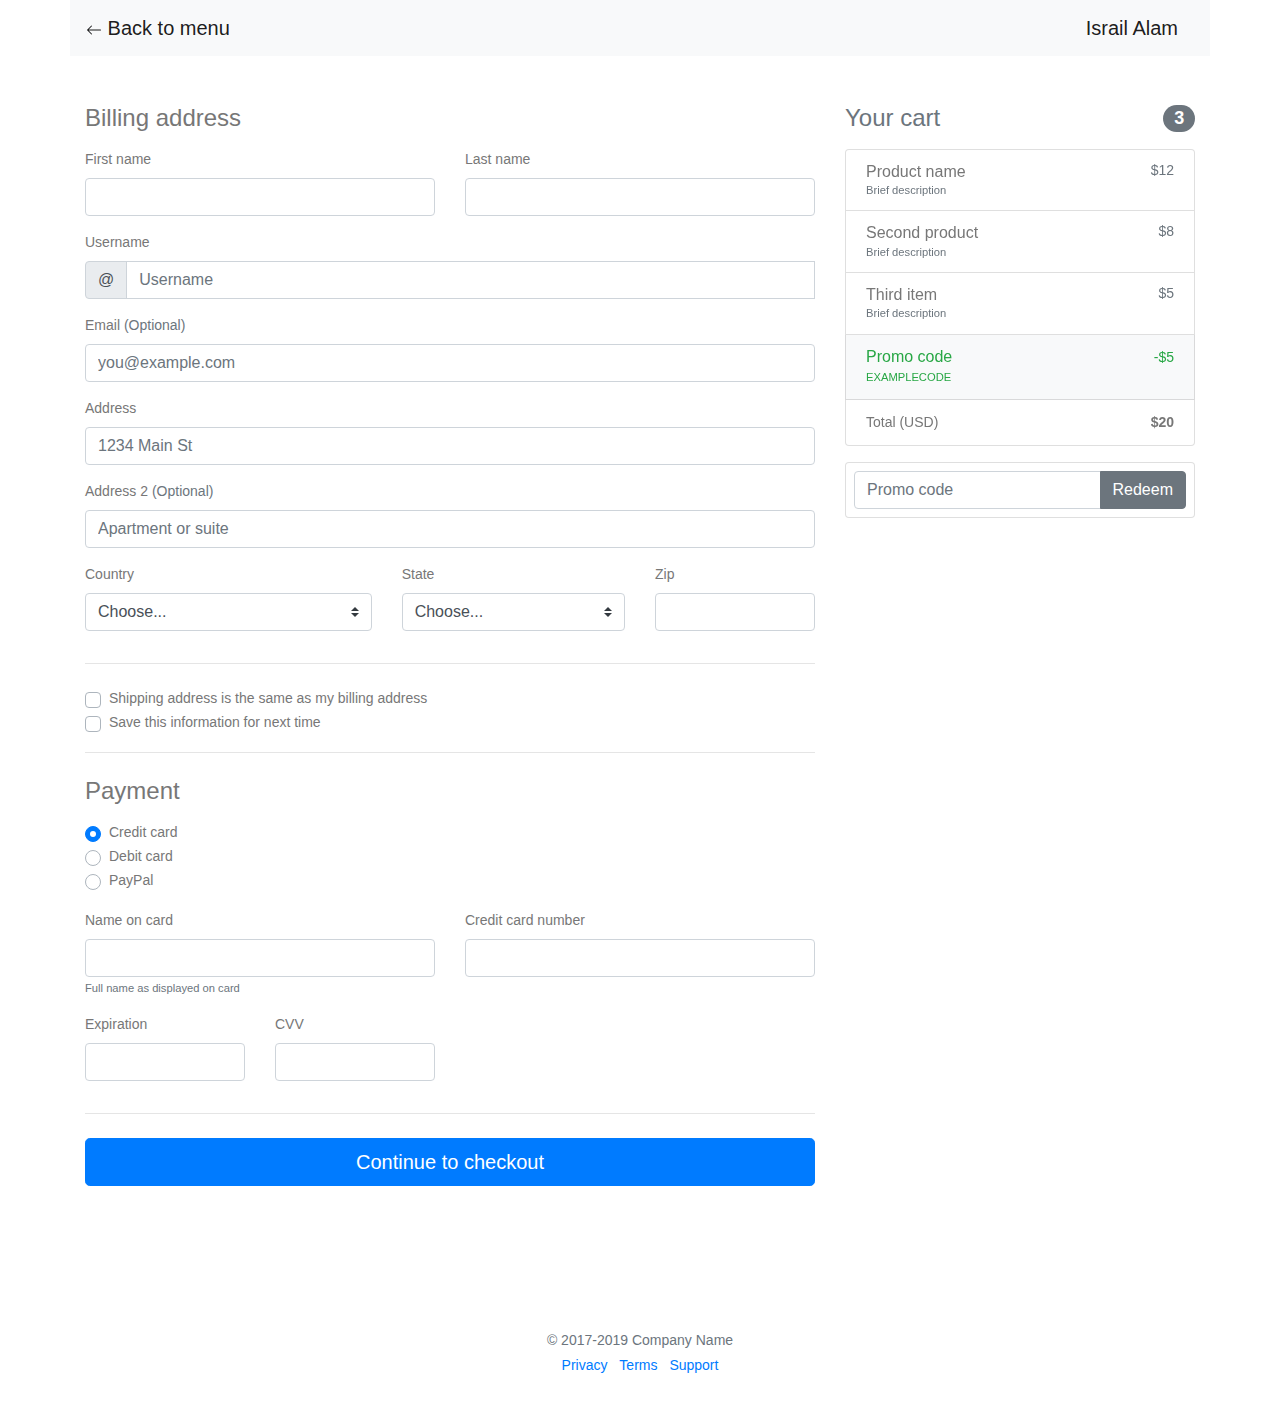
<file: checkout.html>
<!DOCTYPE html>
<html lang="en">

<head>
    <meta charset="UTF-8">
    <meta http-equiv="X-UA-Compatible" content="IE=edge">
    <meta name="viewport" content="width=device-width, initial-scale=1.0">
    <link rel="preconnect" href="https://fonts.googleapis.com">
    <link rel="preconnect" href="https://fonts.gstatic.com" crossorigin>
    <link href="https://fonts.googleapis.com/css2?family=Playball&display=swap" rel="stylesheet">
    <link rel="stylesheet" href="plugins/bootstrap-4.6.0-dist/css/bootstrap.min.css">
    <link rel="stylesheet" href="plugins/slick-1.8.1/slick/slick.css">
    <link rel="stylesheet" href="plugins/slick-1.8.1/slick/slick-theme.css">
    <link rel="stylesheet" href="css/checkout.css?v=<?php echo time(); ?>">
    <title>Checkout</title>
</head>

<body>
    <!-- navbar -->
    <nav class="navbar navbar-light bg-light justify-content-between container">
        <a href="index.php" class="navbar-brand"><svg xmlns="http://www.w3.org/2000/svg" width="16" height="16"
                fill="currentColor" class="bi bi-arrow-left" viewBox="0 0 16 16">
                <path fill-rule="evenodd"
                    d="M15 8a.5.5 0 0 0-.5-.5H2.707l3.147-3.146a.5.5 0 1 0-.708-.708l-4 4a.5.5 0 0 0 0 .708l4 4a.5.5 0 0 0 .708-.708L2.707 8.5H14.5A.5.5 0 0 0 15 8z" />
            </svg> Back to menu</a>
        <form class="form-inline">
            <a class="navbar-brand">Israil Alam</a>

        </form>
    </nav>
    <!-- navbar ends -->

    <div class="container checkout">

        <div class="row py-5">
            <div class="col-md-4 order-md-2 mb-4">
                <h4 class="d-flex justify-content-between align-items-center mb-3">
                    <span class="text-muted">Your cart</span>
                    <span class="badge badge-secondary badge-pill">3</span>
                </h4>
                <ul class="list-group mb-3 sticky-top">
                    <li class="list-group-item d-flex justify-content-between lh-condensed">
                        <div>
                            <h6 class="my-0">Product name</h6>
                            <small class="text-muted">Brief description</small>
                        </div>
                        <span class="text-muted">$12</span>
                    </li>
                    <li class="list-group-item d-flex justify-content-between lh-condensed">
                        <div>
                            <h6 class="my-0">Second product</h6>
                            <small class="text-muted">Brief description</small>
                        </div>
                        <span class="text-muted">$8</span>
                    </li>
                    <li class="list-group-item d-flex justify-content-between lh-condensed">
                        <div>
                            <h6 class="my-0">Third item</h6>
                            <small class="text-muted">Brief description</small>
                        </div>
                        <span class="text-muted">$5</span>
                    </li>
                    <li class="list-group-item d-flex justify-content-between bg-light">
                        <div class="text-success">
                            <h6 class="my-0">Promo code</h6>
                            <small>EXAMPLECODE</small>
                        </div>
                        <span class="text-success">-$5</span>
                    </li>
                    <li class="list-group-item d-flex justify-content-between">
                        <span>Total (USD)</span>
                        <strong>$20</strong>
                    </li>
                </ul>
                <form class="card p-2">
                    <div class="input-group">
                        <input type="text" class="form-control" placeholder="Promo code">
                        <div class="input-group-append">
                            <button type="submit" class="btn btn-secondary">Redeem</button>
                        </div>
                    </div>
                </form>
            </div>
            <div class="col-md-8 order-md-1">
                <h4 class="mb-3">Billing address</h4>
                <form class="needs-validation" novalidate="">
                    <div class="row">
                        <div class="col-md-6 mb-3">
                            <label for="firstName">First name</label>
                            <input type="text" class="form-control" id="firstName" placeholder="" value="" required="">
                            <div class="invalid-feedback"> Valid first name is required. </div>
                        </div>
                        <div class="col-md-6 mb-3">
                            <label for="lastName">Last name</label>
                            <input type="text" class="form-control" id="lastName" placeholder="" value="" required="">
                            <div class="invalid-feedback"> Valid last name is required. </div>
                        </div>
                    </div>
                    <div class="mb-3">
                        <label for="username">Username</label>
                        <div class="input-group">
                            <div class="input-group-prepend">
                                <span class="input-group-text">@</span>
                            </div>
                            <input type="text" class="form-control" id="username" placeholder="Username" required="">
                            <div class="invalid-feedback" style="width: 100%;"> Your username is required. </div>
                        </div>
                    </div>
                    <div class="mb-3">
                        <label for="email">Email <span class="text-muted">(Optional)</span></label>
                        <input type="email" class="form-control" id="email" placeholder="you@example.com">
                        <div class="invalid-feedback"> Please enter a valid email address for shipping updates. </div>
                    </div>
                    <div class="mb-3">
                        <label for="address">Address</label>
                        <input type="text" class="form-control" id="address" placeholder="1234 Main St" required="">
                        <div class="invalid-feedback"> Please enter your shipping address. </div>
                    </div>
                    <div class="mb-3">
                        <label for="address2">Address 2 <span class="text-muted">(Optional)</span></label>
                        <input type="text" class="form-control" id="address2" placeholder="Apartment or suite">
                    </div>
                    <div class="row">
                        <div class="col-md-5 mb-3">
                            <label for="country">Country</label>
                            <select class="custom-select d-block w-100" id="country" required="">
                                <option value="">Choose...</option>
                                <option>United States</option>
                            </select>
                            <div class="invalid-feedback"> Please select a valid country. </div>
                        </div>
                        <div class="col-md-4 mb-3">
                            <label for="state">State</label>
                            <select class="custom-select d-block w-100" id="state" required="">
                                <option value="">Choose...</option>
                                <option>California</option>
                            </select>
                            <div class="invalid-feedback"> Please provide a valid state. </div>
                        </div>
                        <div class="col-md-3 mb-3">
                            <label for="zip">Zip</label>
                            <input type="text" class="form-control" id="zip" placeholder="" required="">
                            <div class="invalid-feedback"> Zip code required. </div>
                        </div>
                    </div>
                    <hr class="mb-4">
                    <div class="custom-control custom-checkbox">
                        <input type="checkbox" class="custom-control-input" id="same-address">
                        <label class="custom-control-label" for="same-address">Shipping address is the same as my
                            billing address</label>
                    </div>
                    <div class="custom-control custom-checkbox">
                        <input type="checkbox" class="custom-control-input" id="save-info">
                        <label class="custom-control-label" for="save-info">Save this information for next time</label>
                    </div>
                    <hr class="mb-4">
                    <h4 class="mb-3">Payment</h4>
                    <div class="d-block my-3">
                        <div class="custom-control custom-radio">
                            <input id="credit" name="paymentMethod" type="radio" class="custom-control-input" checked=""
                                required="">
                            <label class="custom-control-label" for="credit">Credit card</label>
                        </div>
                        <div class="custom-control custom-radio">
                            <input id="debit" name="paymentMethod" type="radio" class="custom-control-input"
                                required="">
                            <label class="custom-control-label" for="debit">Debit card</label>
                        </div>
                        <div class="custom-control custom-radio">
                            <input id="paypal" name="paymentMethod" type="radio" class="custom-control-input"
                                required="">
                            <label class="custom-control-label" for="paypal">PayPal</label>
                        </div>
                    </div>
                    <div class="row">
                        <div class="col-md-6 mb-3">
                            <label for="cc-name">Name on card</label>
                            <input type="text" class="form-control" id="cc-name" placeholder="" required="">
                            <small class="text-muted">Full name as displayed on card</small>
                            <div class="invalid-feedback"> Name on card is required </div>
                        </div>
                        <div class="col-md-6 mb-3">
                            <label for="cc-number">Credit card number</label>
                            <input type="text" class="form-control" id="cc-number" placeholder="" required="">
                            <div class="invalid-feedback"> Credit card number is required </div>
                        </div>
                    </div>
                    <div class="row">
                        <div class="col-md-3 mb-3">
                            <label for="cc-expiration">Expiration</label>
                            <input type="text" class="form-control" id="cc-expiration" placeholder="" required="">
                            <div class="invalid-feedback"> Expiration date required </div>
                        </div>
                        <div class="col-md-3 mb-3">
                            <label for="cc-cvv">CVV</label>
                            <input type="text" class="form-control" id="cc-cvv" placeholder="" required="">
                            <div class="invalid-feedback"> Security code required </div>
                        </div>
                    </div>
                    <hr class="mb-4">
                    <button class="btn btn-primary btn-lg btn-block" type="submit">Continue to checkout</button>
                </form>
            </div>
        </div>
        <footer class="my-5 pt-5 text-muted text-center text-small">
            <p class="mb-1">© 2017-2019 Company Name</p>
            <ul class="list-inline">
                <li class="list-inline-item"><a href="#">Privacy</a></li>
                <li class="list-inline-item"><a href="#">Terms</a></li>
                <li class="list-inline-item"><a href="#">Support</a></li>
            </ul>
        </footer>
    </div>




    <script src="plugins/fontawesome-free-5.15.3-web/js/all.min.js"></script>
    <script src="plugins/jquery-3.4.1.min.js"></script>
    <script src="plugins/slick-1.8.1/slick/slick.min.js"></script>
    <script src="plugins/bootstrap-4.6.0-dist/js/bootstrap.min.js"></script>
    <script type="text/javascript" src="js/script.js?id=3&name=george"></script>
</body>

</html>
</file>
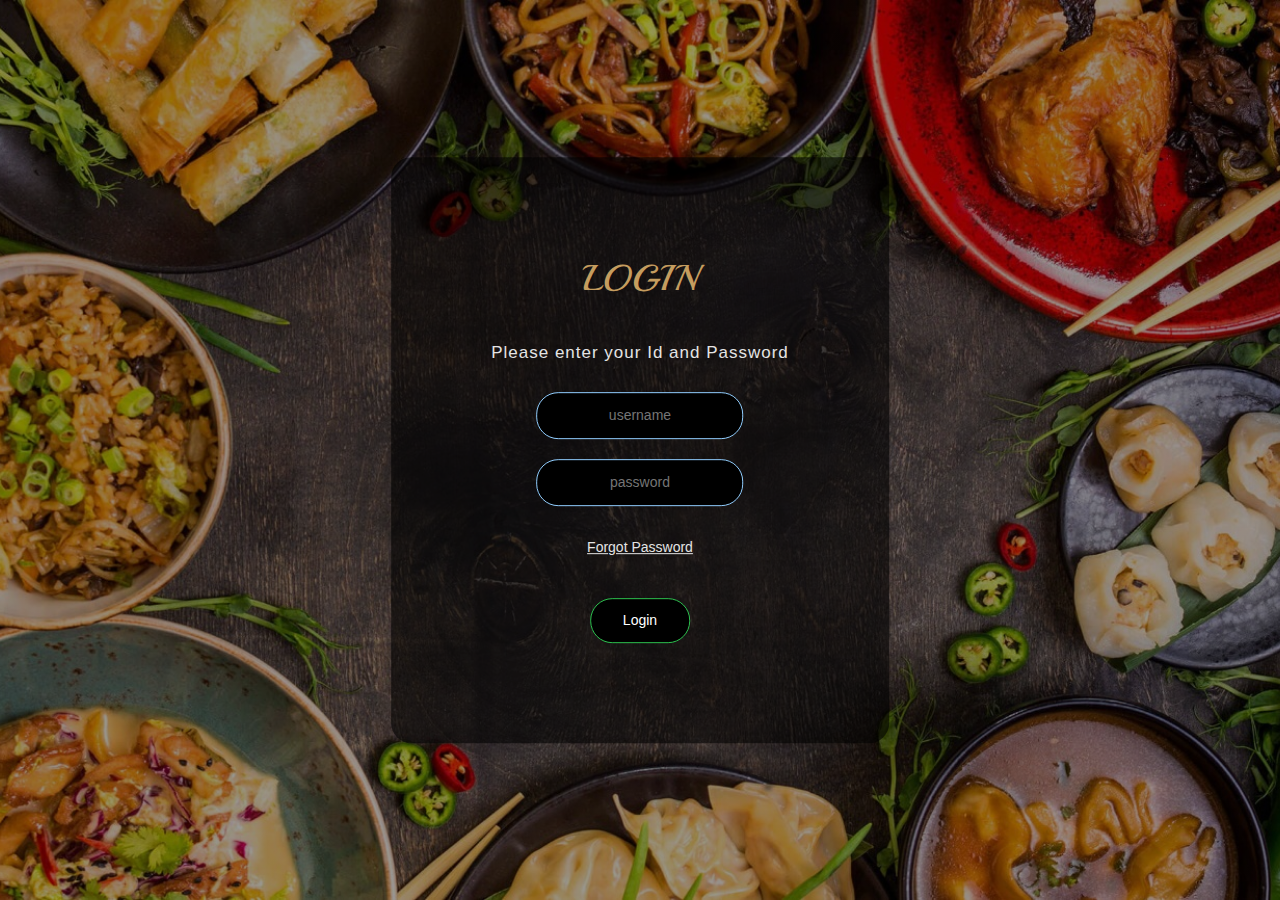
<file: login.html>
<!DOCTYPE html>
<html lang="en">

<head>
    <meta charset="UTF-8">
    <meta http-equiv="X-UA-Compatible" content="IE=edge">
    <meta name="viewport" content="width=device-width, initial-scale=1.0">
    <link rel="preconnect" href="https://fonts.googleapis.com">
    <link rel="preconnect" href="https://fonts.gstatic.com" crossorigin>
    <link href="https://fonts.googleapis.com/css2?family=Playball&display=swap" rel="stylesheet">
    <link rel="stylesheet" href="plugins/bootstrap-4.6.0-dist/css/bootstrap.min.css">
    <link rel="stylesheet" href="plugins/slick-1.8.1/slick/slick.css">
    <link rel="stylesheet" href="plugins/slick-1.8.1/slick/slick-theme.css">
    <link rel="stylesheet" href="css/login.css?v=<?php echo time(); ?>">
    <title>Login</title>
</head>

<body>
    <div class="container text-center">
        <div class="login">
            <h1>LOGIN</h1>
            <p>Please enter your Id and Password</p>
            <div class="form__group field">
                <input type="input" class="form__field" placeholder="username" name="name" id='name' required /> <br>
                <input type="input" class="form__field" placeholder="password" name="name" id='name' required />
            </div> <br>
            <a href="#">Forgot Password</a> <br>
            <button href="#">Login</button>
        </div>
    </div>



    <script src="plugins/fontawesome-free-5.15.3-web/js/all.min.js"></script>
    <script src="plugins/jquery-3.4.1.min.js"></script>
    <script src="plugins/slick-1.8.1/slick/slick.min.js"></script>
    <script src="plugins/bootstrap-4.6.0-dist/js/bootstrap.min.js"></script>
    <script type="text/javascript" src="js/script.js?id=3&name=george"></script>
</body>

</html>
</file>
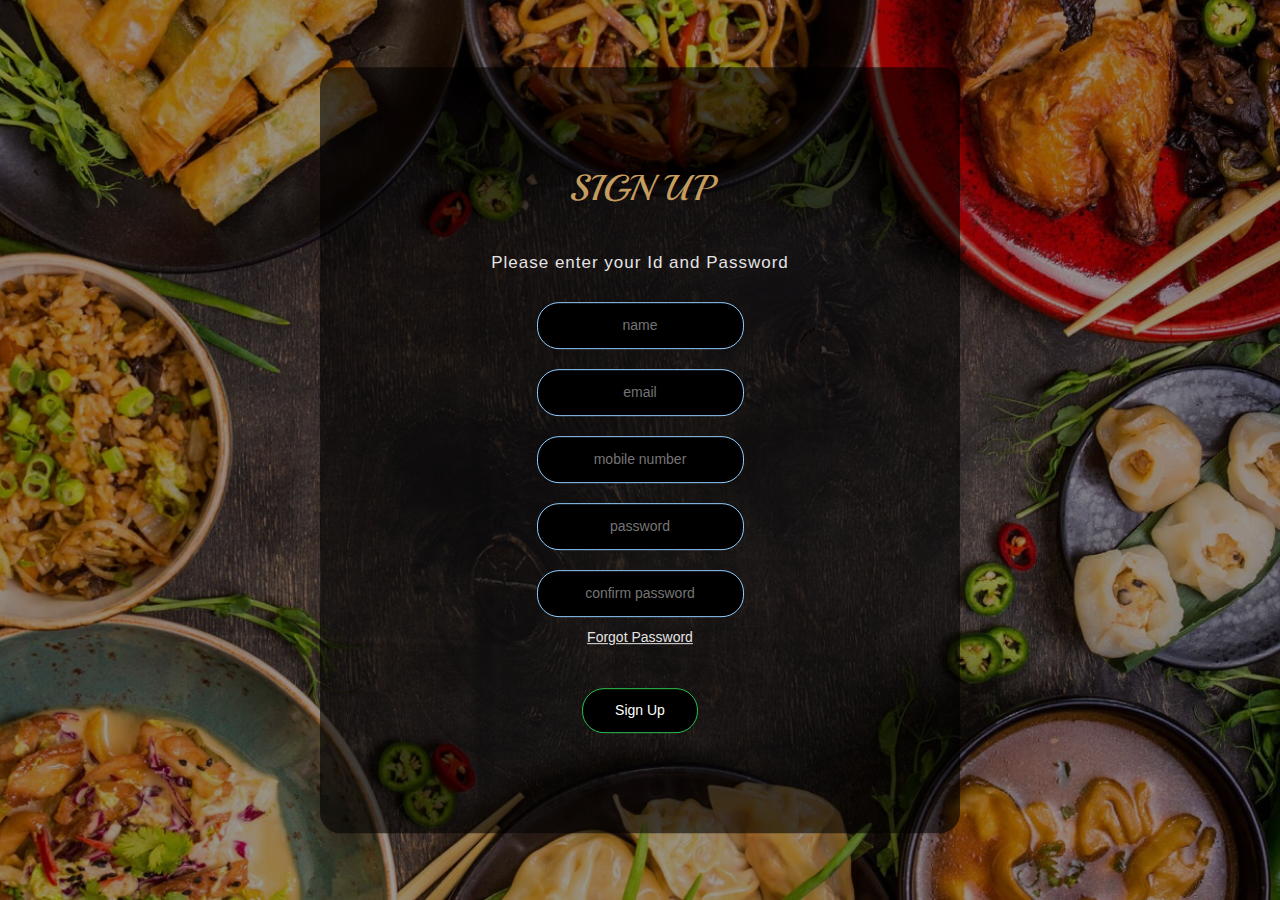
<file: signup.html>
<!DOCTYPE html>
<html lang="en">

<head>
    <meta charset="UTF-8">
    <meta http-equiv="X-UA-Compatible" content="IE=edge">
    <meta name="viewport" content="width=device-width, initial-scale=1.0">
    <link rel="preconnect" href="https://fonts.googleapis.com">
    <link rel="preconnect" href="https://fonts.gstatic.com" crossorigin>
    <link href="https://fonts.googleapis.com/css2?family=Playball&display=swap" rel="stylesheet">
    <link rel="stylesheet" href="plugins/bootstrap-4.6.0-dist/css/bootstrap.min.css">
    <link rel="stylesheet" href="plugins/slick-1.8.1/slick/slick.css">
    <link rel="stylesheet" href="plugins/slick-1.8.1/slick/slick-theme.css">
    <link rel="stylesheet" href="css/login.css?v=<?php echo time(); ?>">
    <title>Signup</title>
</head>

<body>
    <div class="container text-center">
        <div class="login">
            <h1>SIGN UP</h1>
            <p>Please enter your Id and Password</p>
            <div class="form__group field">
                <input type="text" class="form__field" placeholder="name" name="name" id='name' required /> <br>
                <input type="input" class="form__field" placeholder="email" name="name" id='name' required />
                <input type="input" class="form__field" placeholder="mobile number" name="name" id='name' required />
                <br>
                <input type="input" class="form__field" placeholder="password" name="name" id='name' required />
                <input type="input" class="form__field" placeholder="confirm password" name="name" id='name' required />
            </div>
            <a href="#">Forgot Password</a> <br>
            <button href="#">Sign Up</button>
        </div>
    </div>



    <script src="plugins/fontawesome-free-5.15.3-web/js/all.min.js"></script>
    <script src="plugins/jquery-3.4.1.min.js"></script>
    <script src="plugins/slick-1.8.1/slick/slick.min.js"></script>
    <script src="plugins/bootstrap-4.6.0-dist/js/bootstrap.min.js"></script>
    <script type="text/javascript" src="js/script.js?id=3&name=george"></script>
</body>

</html>
</file>
<file: css/checkout.css>
* {
    margin: 0;
    padding: 0;
    box-sizing: border-box;
}

html {
    scroll-behavior: smooth;
}

body {

    font-size: 14px;
    font-family: 'Source Sans Pro', sans-serif;
    font-weight: normal;
    color: #777;
    overflow-x: hidden;
    scroll-behavior: smooth;
}


.lh-condensed {
    line-height: 1.25;
}
</file>
<file: css/login.css>
* {
    margin: 0;
    padding: 0;
    box-sizing: border-box;
}

html {
    scroll-behavior: smooth;
}

body {
    /* background-image: linear-gradient(to right, rgb(255 14 14 / 67%), rgb(86 126 255)); */
    background-image: linear-gradient(rgba(0, 0, 0, 0.4), rgba(0, 0, 0, 0.4)), url(../images/home1.jpeg);
    background-repeat: no-repeat;
    background-position: center;
    background-size: cover;
    font-size: 14px;
    font-family: 'Source Sans Pro', sans-serif;
    font-weight: normal;
    color: #777;
    height: 100vh;
    scroll-behavior: smooth;
}

.login {
    background: #00000096;
    color: rgb(228, 228, 228);
    border-radius: 20px;
    padding: 100px;
    position: absolute;
    top: 50%;
    left: 50%;
    transform: translate(-50%, -50%);

}

.login h1 {
    font-size: 36px;
    font-family: 'Playball', cursive;
    color: #C59D5F;
    margin-bottom: 40px;
}

.login p {
    font-size: 17px;
    letter-spacing: 1px;
    font-family: 'Source Sans Pro', sans-serif;
}

.login a {
    color: rgb(228, 228, 228);
    text-decoration: underline;
    margin-top: 30px;

}

.login button {
    background: black;
    color: white;
    padding: 11px 32px;
    margin-top: 40px;
    border-radius: 22px;
    text-align: center;
    border: 1px solid #2cc14e;
}

.form__group input {
    background: black;
    outline: none;
    color: white;
    padding: 12px;
    margin: 10px;
    border-radius: 22px;
    text-align: center;
    border: 1px solid #91ceff;
}
</file>
